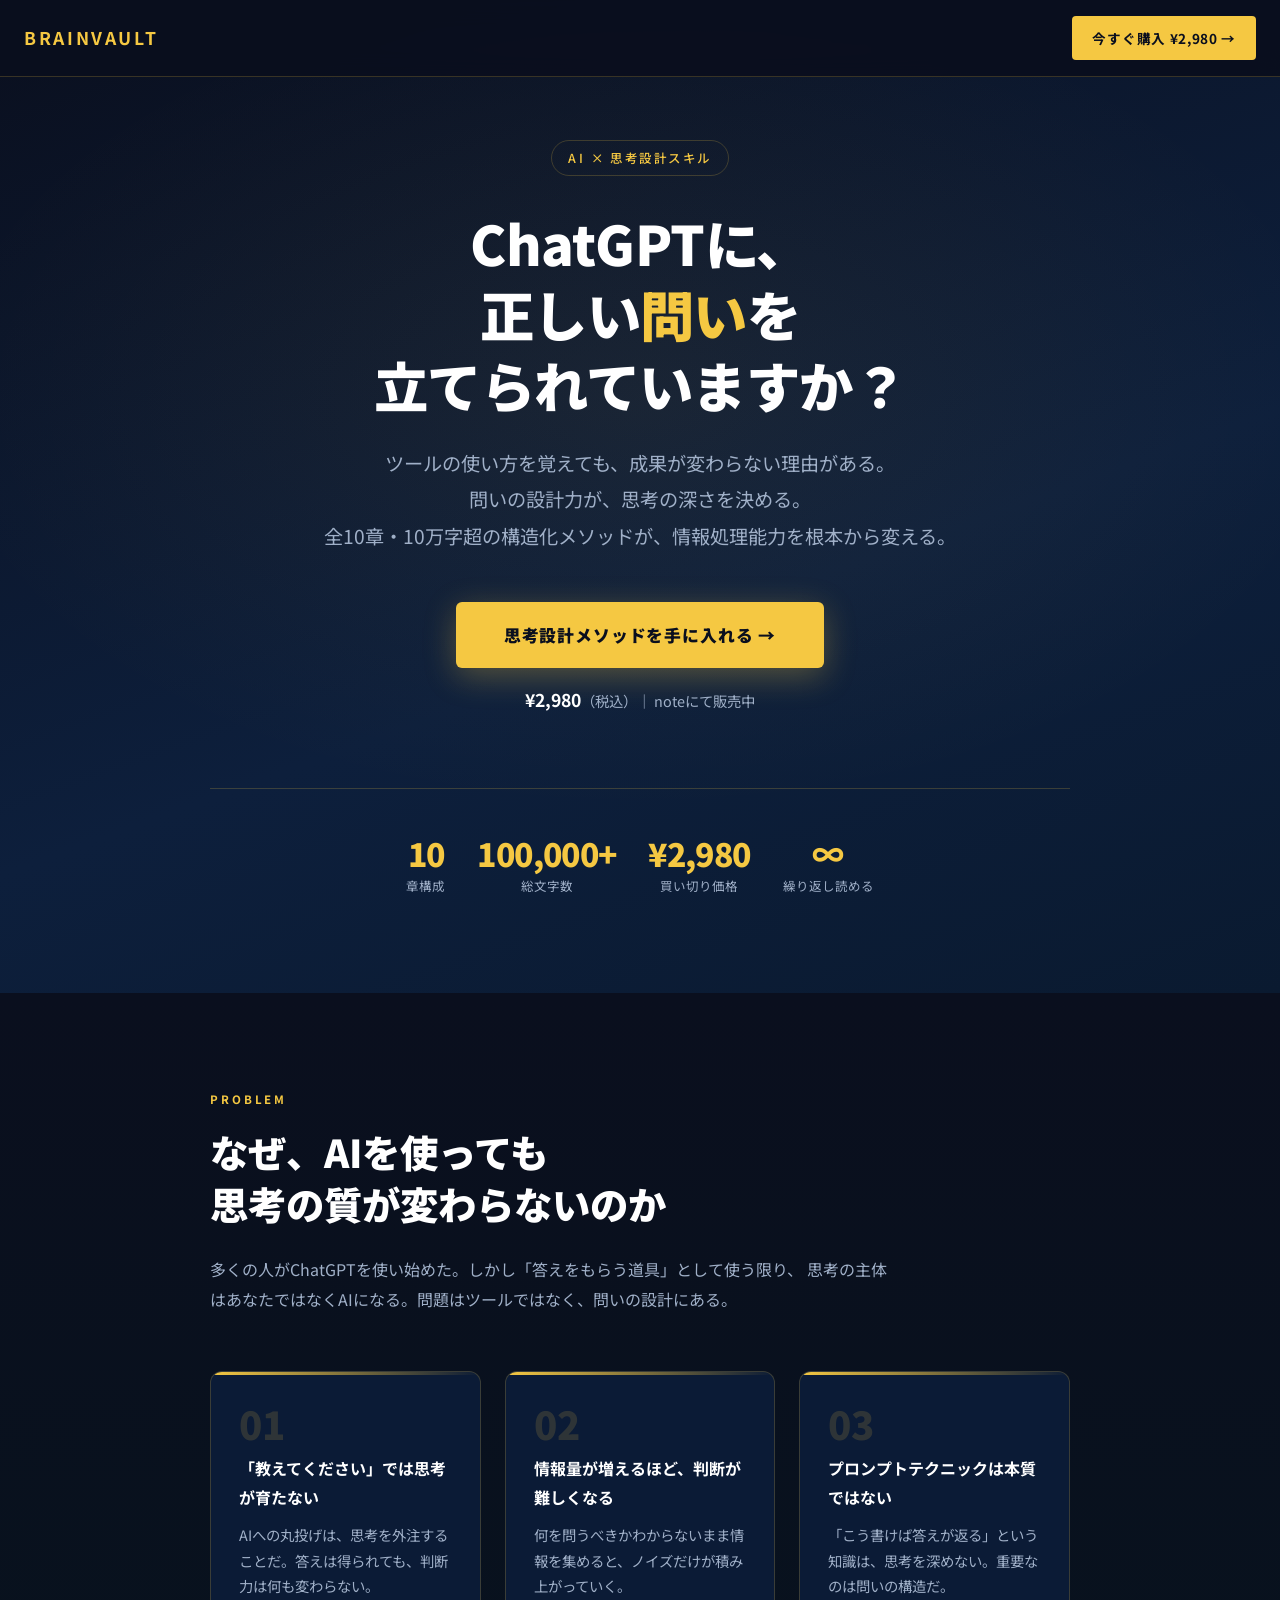
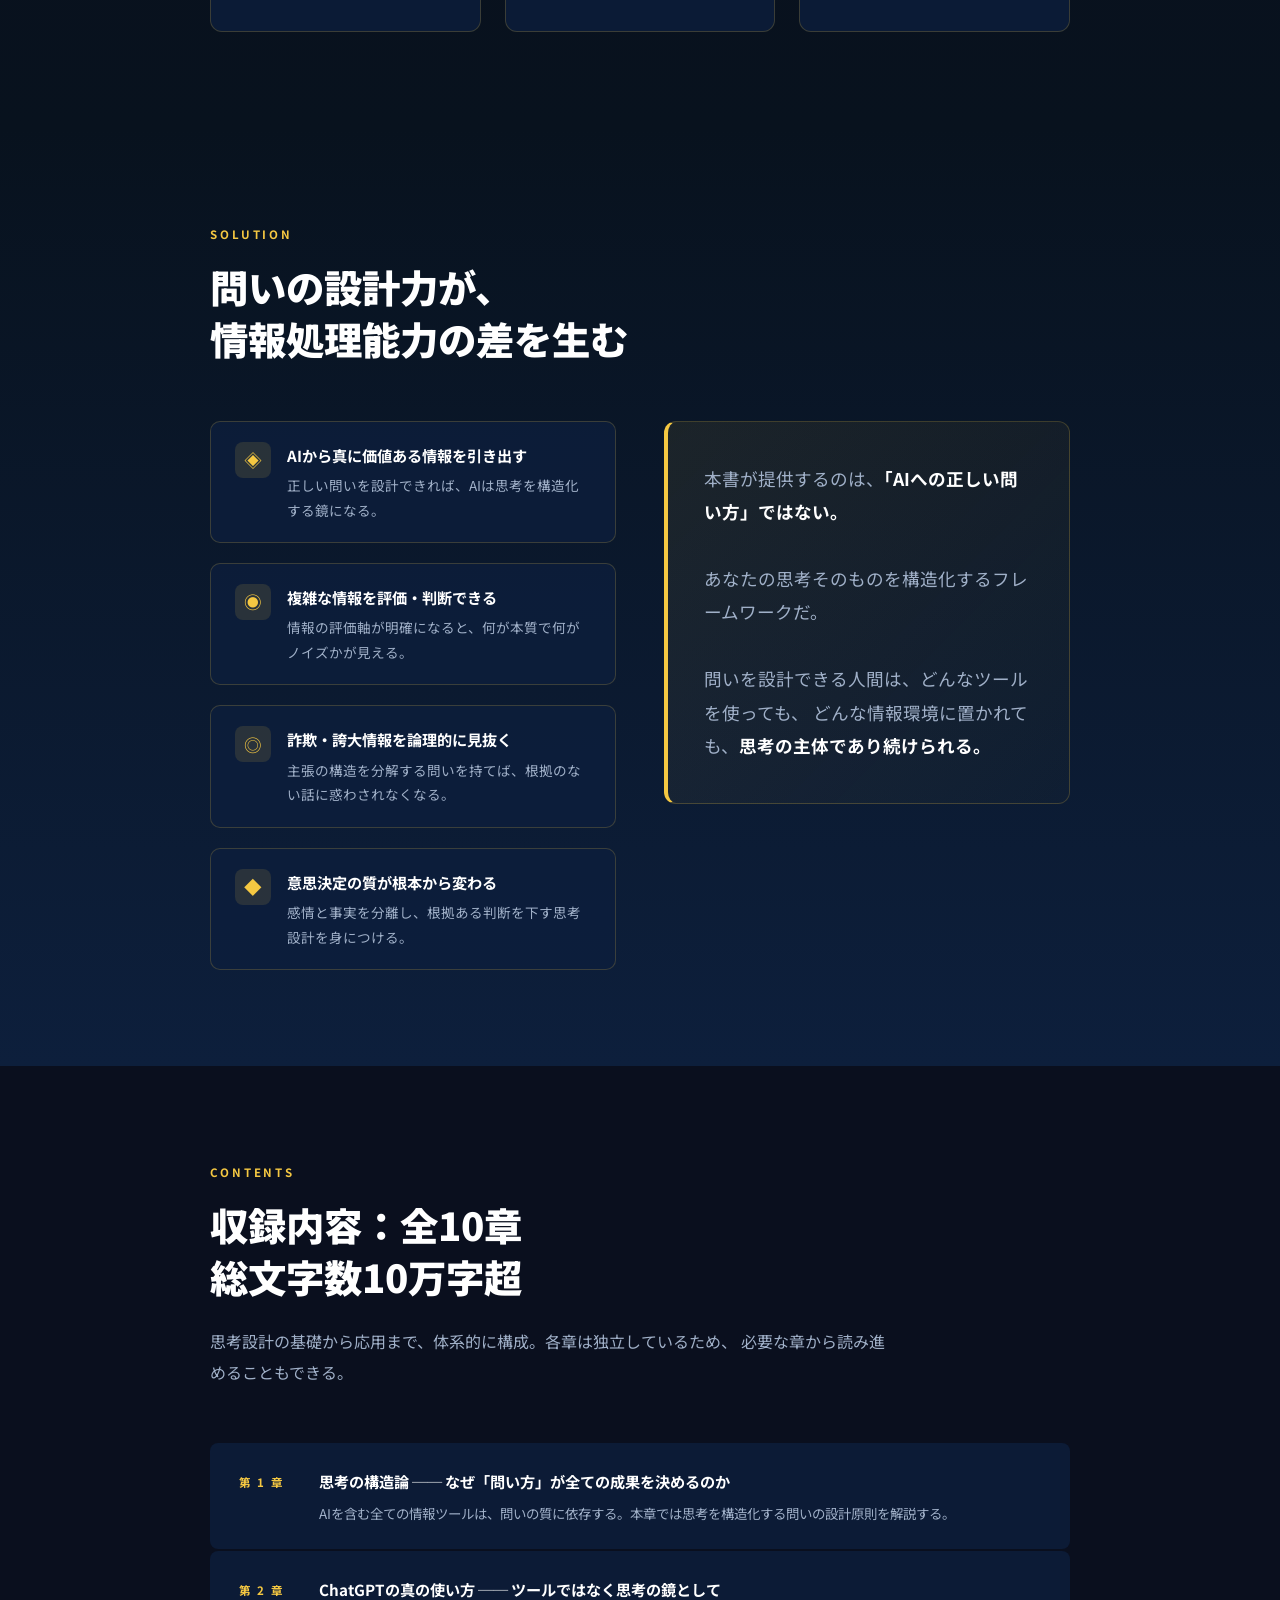
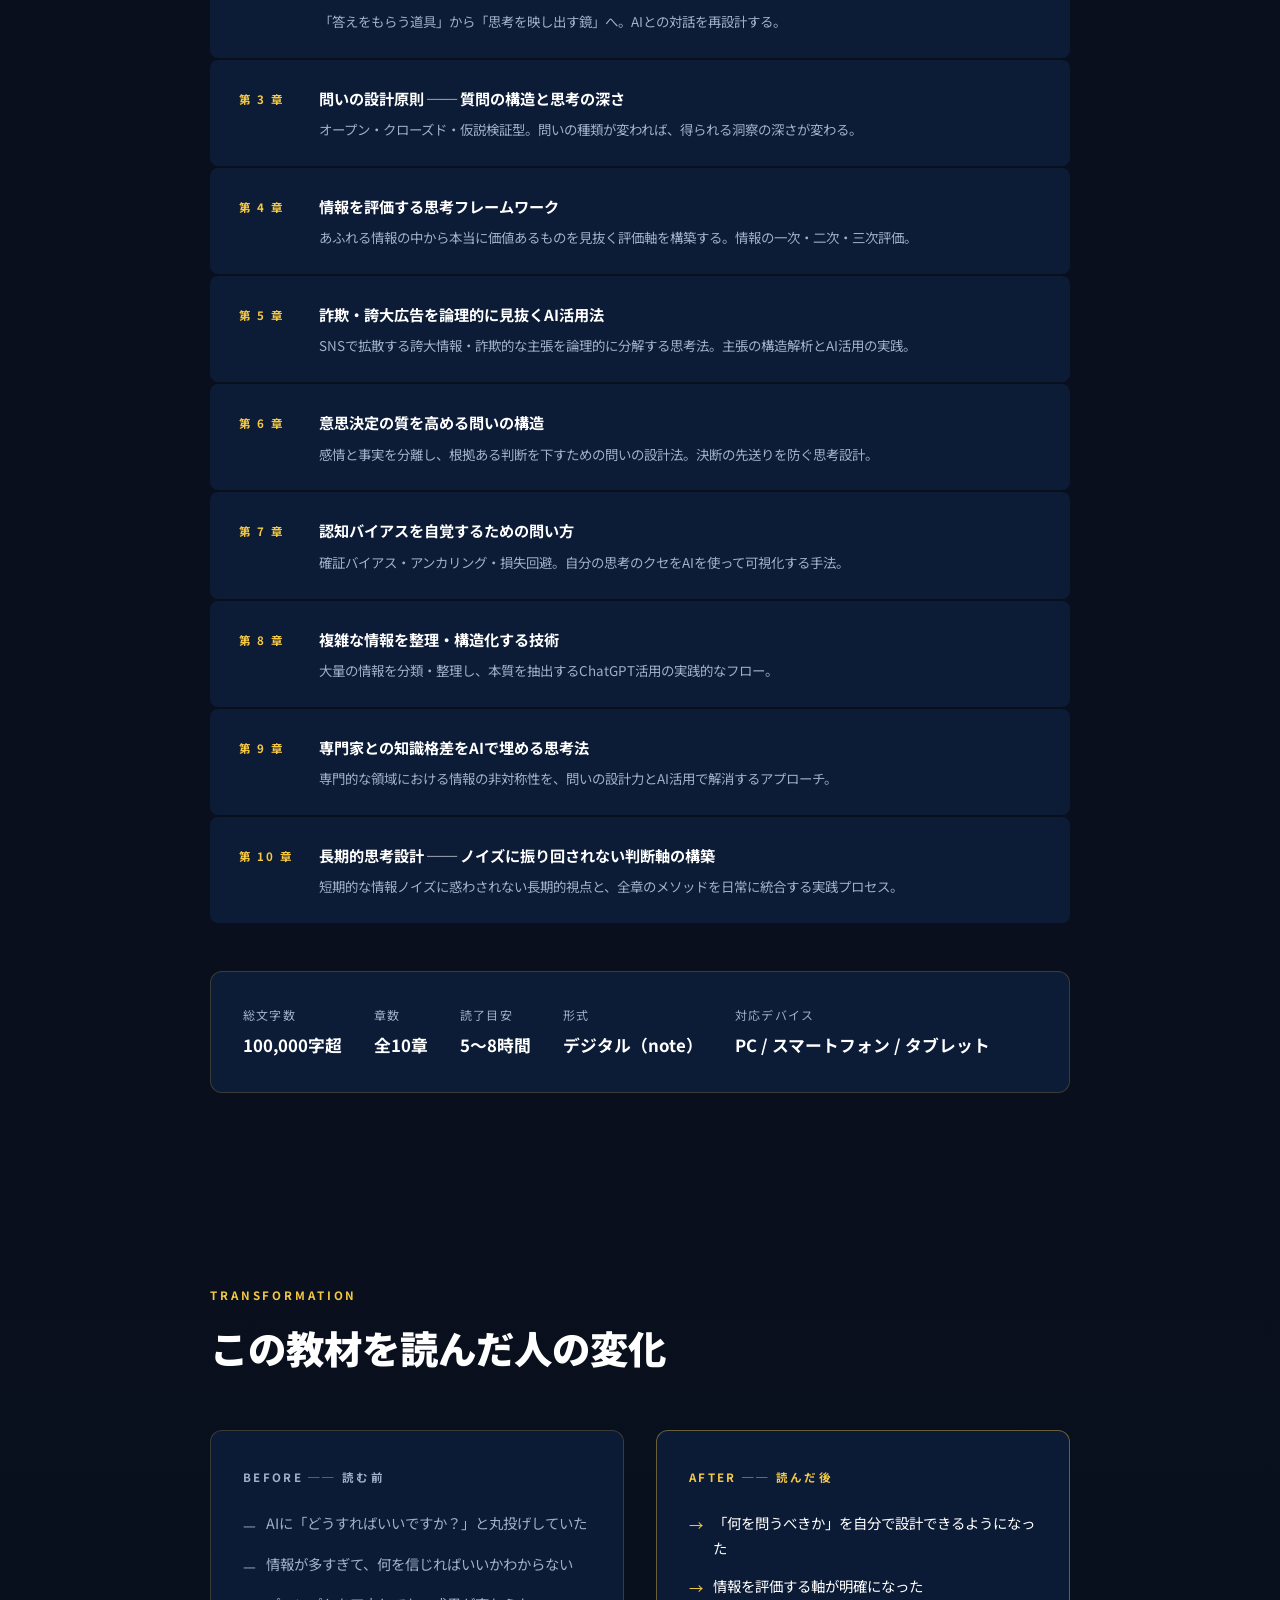
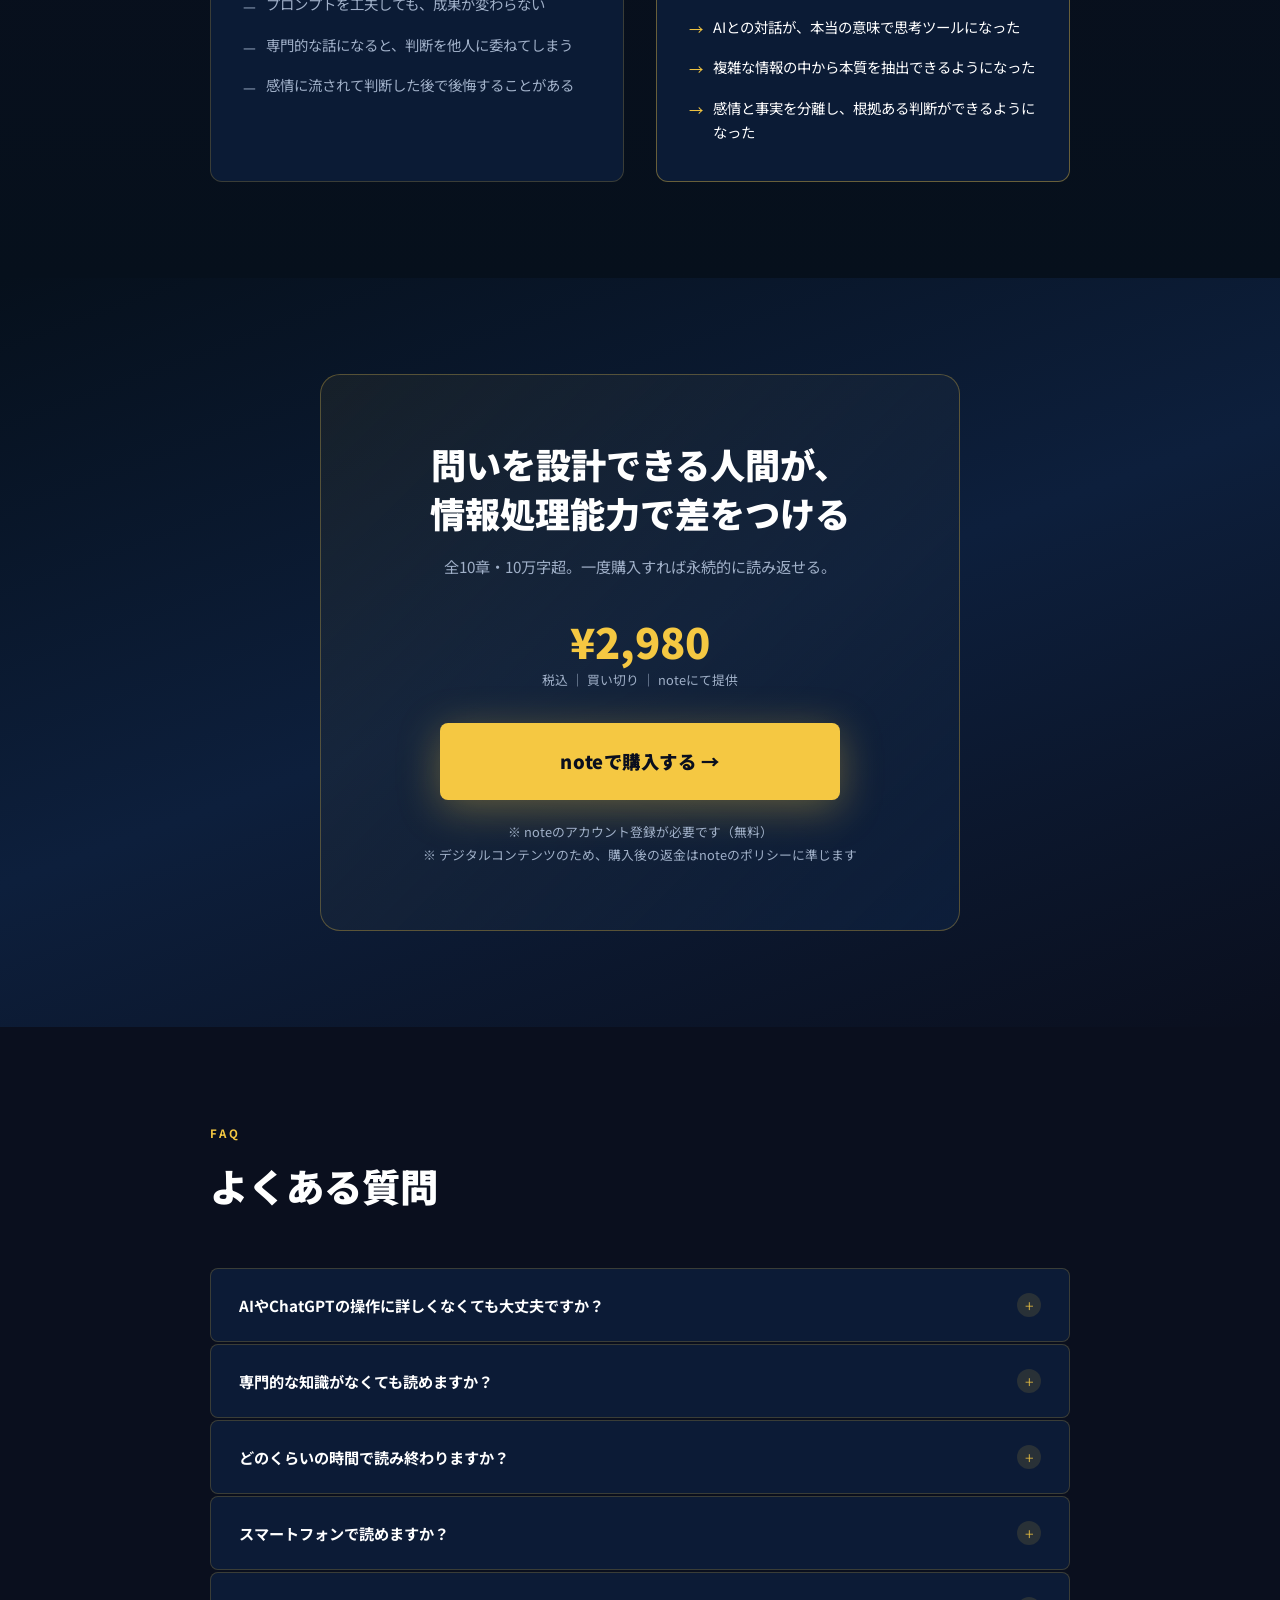
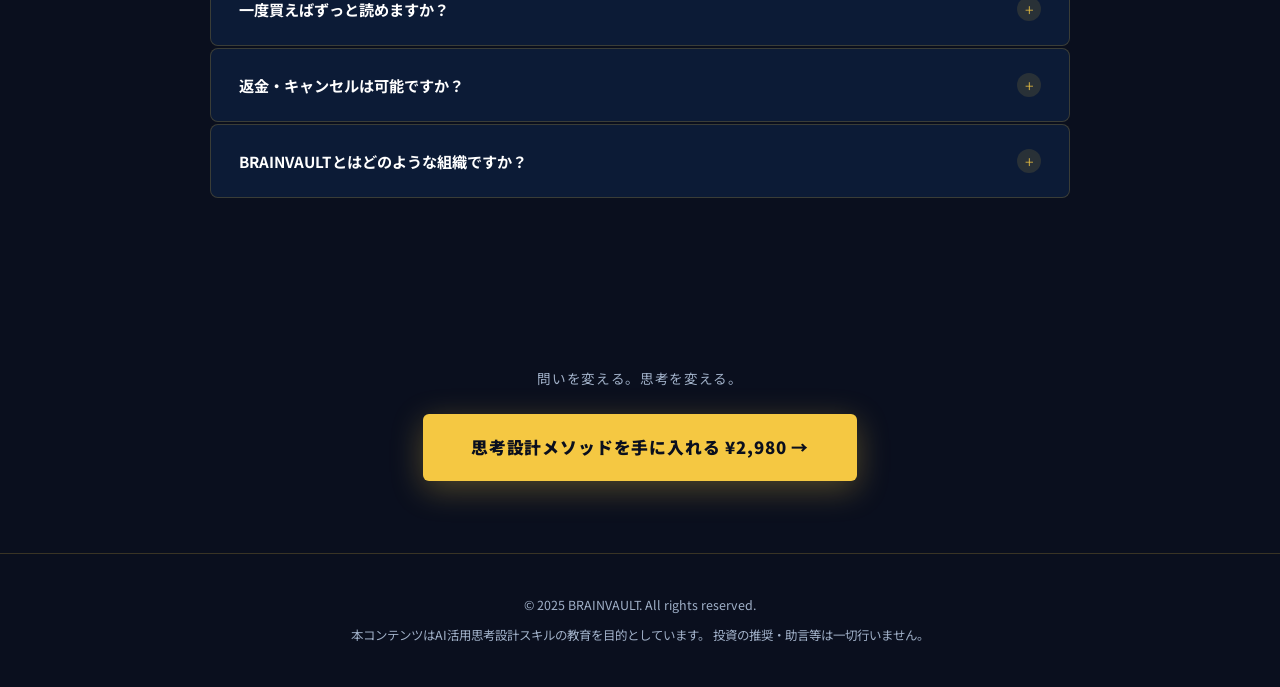
<file: index.html>
<!DOCTYPE html>
<html lang="ja">
<head>
  <meta charset="UTF-8">
  <meta name="viewport" content="width=device-width, initial-scale=1.0">
  <title>ChatGPTで思考設計を変える — 問いの構造化メソッド | BRAINVAULT</title>
  <meta name="description" content="AIに何を聞けばいいかわかっていますか？問いの設計力が情報処理の質を決める。全10章・10万字超の思考設計メソッド。¥2,980">
  <meta property="og:title" content="ChatGPTで思考設計を変える — 問いの構造化メソッド | BRAINVAULT">
  <meta property="og:description" content="問いの設計力が、情報処理能力の差を生む。全10章・10万字超。¥2,980">
  <meta property="og:type" content="website">
  <link rel="preconnect" href="https://fonts.googleapis.com">
  <link rel="preconnect" href="https://fonts.gstatic.com" crossorigin>
  <link href="https://fonts.googleapis.com/css2?family=Noto+Sans+JP:wght@300;400;500;700;900&display=swap" rel="stylesheet">
  <link rel="stylesheet" href="assets/style.css">
</head>
<body>

<div id="progress-bar"></div>

<!-- HEADER -->
<header>
  <a class="logo" href="#">BRAINVAULT</a>
  <a class="header-cta" href="https://note.com/legal_ibis1184/n/n7daed6440207" target="_blank" rel="noopener">今すぐ購入 ¥2,980 →</a>
</header>

<!-- HERO -->
<section id="hero">
  <div class="hero-inner">
    <span class="hero-eyebrow">AI × 思考設計スキル</span>
    <h1 class="hero-title">
      ChatGPTに、<br>
      正しい<span class="accent">問い</span>を<br>
      立てられていますか？
    </h1>
    <p class="hero-sub">
      ツールの使い方を覚えても、成果が変わらない理由がある。<br>
      問いの設計力が、思考の深さを決める。<br>
      全10章・10万字超の構造化メソッドが、情報処理能力を根本から変える。
    </p>
    <div class="hero-cta-wrap">
      <a class="btn-primary" href="https://note.com/legal_ibis1184/n/n7daed6440207" target="_blank" rel="noopener">
        思考設計メソッドを手に入れる →
      </a>
      <p class="hero-price">
        <strong>¥2,980</strong>（税込）｜ noteにて販売中
      </p>
    </div>

    <div class="hero-stats">
      <div class="stat">
        <span class="stat-num">10</span>
        <span class="stat-label">章構成</span>
      </div>
      <div class="stat">
        <span class="stat-num">100,000+</span>
        <span class="stat-label">総文字数</span>
      </div>
      <div class="stat">
        <span class="stat-num">¥2,980</span>
        <span class="stat-label">買い切り価格</span>
      </div>
      <div class="stat">
        <span class="stat-num">∞</span>
        <span class="stat-label">繰り返し読める</span>
      </div>
    </div>
  </div>
</section>

<!-- PROBLEM -->
<section id="problem">
  <div class="section-inner">
    <span class="section-label fade-up">Problem</span>
    <h2 class="section-title fade-up">
      なぜ、AIを使っても<br>
      思考の質が変わらないのか
    </h2>
    <p class="section-body fade-up">
      多くの人がChatGPTを使い始めた。しかし「答えをもらう道具」として使う限り、
      思考の主体はあなたではなくAIになる。問題はツールではなく、問いの設計にある。
    </p>

    <div class="problem-grid">
      <div class="problem-card">
        <span class="problem-num">01</span>
        <h3>「教えてください」では思考が育たない</h3>
        <p>AIへの丸投げは、思考を外注することだ。答えは得られても、判断力は何も変わらない。</p>
      </div>
      <div class="problem-card">
        <span class="problem-num">02</span>
        <h3>情報量が増えるほど、判断が難しくなる</h3>
        <p>何を問うべきかわからないまま情報を集めると、ノイズだけが積み上がっていく。</p>
      </div>
      <div class="problem-card">
        <span class="problem-num">03</span>
        <h3>プロンプトテクニックは本質ではない</h3>
        <p>「こう書けば答えが返る」という知識は、思考を深めない。重要なのは問いの構造だ。</p>
      </div>
    </div>
  </div>
</section>

<!-- SOLUTION -->
<section id="solution">
  <div class="section-inner">
    <span class="section-label fade-up">Solution</span>
    <h2 class="section-title fade-up">
      問いの設計力が、<br>
      情報処理能力の差を生む
    </h2>

    <div class="solution-grid">
      <div class="solution-points">
        <div class="solution-point fade-up">
          <div class="solution-icon">◈</div>
          <div>
            <h4>AIから真に価値ある情報を引き出す</h4>
            <p>正しい問いを設計できれば、AIは思考を構造化する鏡になる。</p>
          </div>
        </div>
        <div class="solution-point fade-up">
          <div class="solution-icon">◉</div>
          <div>
            <h4>複雑な情報を評価・判断できる</h4>
            <p>情報の評価軸が明確になると、何が本質で何がノイズかが見える。</p>
          </div>
        </div>
        <div class="solution-point fade-up">
          <div class="solution-icon">◎</div>
          <div>
            <h4>詐欺・誇大情報を論理的に見抜く</h4>
            <p>主張の構造を分解する問いを持てば、根拠のない話に惑わされなくなる。</p>
          </div>
        </div>
        <div class="solution-point fade-up">
          <div class="solution-icon">◆</div>
          <div>
            <h4>意思決定の質が根本から変わる</h4>
            <p>感情と事実を分離し、根拠ある判断を下す思考設計を身につける。</p>
          </div>
        </div>
      </div>

      <div class="solution-quote fade-up">
        <p>
          本書が提供するのは、<strong>「AIへの正しい問い方」ではない。</strong>
        </p>
        <br>
        <p>
          あなたの思考そのものを構造化するフレームワークだ。
        </p>
        <br>
        <p>
          問いを設計できる人間は、どんなツールを使っても、
          どんな情報環境に置かれても、<strong>思考の主体であり続けられる。</strong>
        </p>
      </div>
    </div>
  </div>
</section>

<!-- CONTENTS -->
<section id="contents">
  <div class="section-inner">
    <span class="section-label fade-up">Contents</span>
    <h2 class="section-title fade-up">
      収録内容：全10章<br>
      総文字数10万字超
    </h2>
    <p class="section-body fade-up">
      思考設計の基礎から応用まで、体系的に構成。各章は独立しているため、
      必要な章から読み進めることもできる。
    </p>

    <div class="chapter-list">
      <div class="chapter">
        <span class="chapter-num">第 1 章</span>
        <div class="chapter-content">
          <h4>思考の構造論 ── なぜ「問い方」が全ての成果を決めるのか</h4>
          <p>AIを含む全ての情報ツールは、問いの質に依存する。本章では思考を構造化する問いの設計原則を解説する。</p>
        </div>
      </div>
      <div class="chapter">
        <span class="chapter-num">第 2 章</span>
        <div class="chapter-content">
          <h4>ChatGPTの真の使い方 ── ツールではなく思考の鏡として</h4>
          <p>「答えをもらう道具」から「思考を映し出す鏡」へ。AIとの対話を再設計する。</p>
        </div>
      </div>
      <div class="chapter">
        <span class="chapter-num">第 3 章</span>
        <div class="chapter-content">
          <h4>問いの設計原則 ── 質問の構造と思考の深さ</h4>
          <p>オープン・クローズド・仮説検証型。問いの種類が変われば、得られる洞察の深さが変わる。</p>
        </div>
      </div>
      <div class="chapter">
        <span class="chapter-num">第 4 章</span>
        <div class="chapter-content">
          <h4>情報を評価する思考フレームワーク</h4>
          <p>あふれる情報の中から本当に価値あるものを見抜く評価軸を構築する。情報の一次・二次・三次評価。</p>
        </div>
      </div>
      <div class="chapter">
        <span class="chapter-num">第 5 章</span>
        <div class="chapter-content">
          <h4>詐欺・誇大広告を論理的に見抜くAI活用法</h4>
          <p>SNSで拡散する誇大情報・詐欺的な主張を論理的に分解する思考法。主張の構造解析とAI活用の実践。</p>
        </div>
      </div>
      <div class="chapter">
        <span class="chapter-num">第 6 章</span>
        <div class="chapter-content">
          <h4>意思決定の質を高める問いの構造</h4>
          <p>感情と事実を分離し、根拠ある判断を下すための問いの設計法。決断の先送りを防ぐ思考設計。</p>
        </div>
      </div>
      <div class="chapter">
        <span class="chapter-num">第 7 章</span>
        <div class="chapter-content">
          <h4>認知バイアスを自覚するための問い方</h4>
          <p>確証バイアス・アンカリング・損失回避。自分の思考のクセをAIを使って可視化する手法。</p>
        </div>
      </div>
      <div class="chapter">
        <span class="chapter-num">第 8 章</span>
        <div class="chapter-content">
          <h4>複雑な情報を整理・構造化する技術</h4>
          <p>大量の情報を分類・整理し、本質を抽出するChatGPT活用の実践的なフロー。</p>
        </div>
      </div>
      <div class="chapter">
        <span class="chapter-num">第 9 章</span>
        <div class="chapter-content">
          <h4>専門家との知識格差をAIで埋める思考法</h4>
          <p>専門的な領域における情報の非対称性を、問いの設計力とAI活用で解消するアプローチ。</p>
        </div>
      </div>
      <div class="chapter">
        <span class="chapter-num">第 10 章</span>
        <div class="chapter-content">
          <h4>長期的思考設計 ── ノイズに振り回されない判断軸の構築</h4>
          <p>短期的な情報ノイズに惑わされない長期的視点と、全章のメソッドを日常に統合する実践プロセス。</p>
        </div>
      </div>
    </div>

    <div class="contents-meta fade-up">
      <div class="meta-item">
        <span>総文字数</span>
        <span>100,000字超</span>
      </div>
      <div class="meta-item">
        <span>章数</span>
        <span>全10章</span>
      </div>
      <div class="meta-item">
        <span>読了目安</span>
        <span>5〜8時間</span>
      </div>
      <div class="meta-item">
        <span>形式</span>
        <span>デジタル（note）</span>
      </div>
      <div class="meta-item">
        <span>対応デバイス</span>
        <span>PC / スマートフォン / タブレット</span>
      </div>
    </div>
  </div>
</section>

<!-- TRANSFORMATION (BEFORE / AFTER) -->
<section id="transformation">
  <div class="section-inner">
    <span class="section-label fade-up">Transformation</span>
    <h2 class="section-title fade-up">
      この教材を読んだ人の変化
    </h2>

    <div class="ba-grid">
      <div class="ba-card before fade-up">
        <span class="ba-label">BEFORE ── 読む前</span>
        <ul class="ba-list">
          <li>AIに「どうすればいいですか？」と丸投げしていた</li>
          <li>情報が多すぎて、何を信じればいいかわからない</li>
          <li>プロンプトを工夫しても、成果が変わらない</li>
          <li>専門的な話になると、判断を他人に委ねてしまう</li>
          <li>感情に流されて判断した後で後悔することがある</li>
        </ul>
      </div>
      <div class="ba-card after fade-up">
        <span class="ba-label">AFTER ── 読んだ後</span>
        <ul class="ba-list">
          <li>「何を問うべきか」を自分で設計できるようになった</li>
          <li>情報を評価する軸が明確になった</li>
          <li>AIとの対話が、本当の意味で思考ツールになった</li>
          <li>複雑な情報の中から本質を抽出できるようになった</li>
          <li>感情と事実を分離し、根拠ある判断ができるようになった</li>
        </ul>
      </div>
    </div>
  </div>
</section>

<!-- CTA -->
<section id="cta">
  <div class="section-inner">
    <div class="cta-box fade-up">
      <h2 class="cta-title">
        問いを設計できる人間が、<br>
        情報処理能力で差をつける
      </h2>
      <p class="cta-sub">
        全10章・10万字超。一度購入すれば永続的に読み返せる。
      </p>
      <div class="cta-price-block">
        <span class="cta-price">¥2,980</span>
        <p class="cta-price-note">税込 ｜ 買い切り ｜ noteにて提供</p>
      </div>
      <a class="btn-primary-lg" href="https://note.com/legal_ibis1184/n/n7daed6440207" target="_blank" rel="noopener">
        noteで購入する →
      </a>
      <p class="cta-note">
        ※ noteのアカウント登録が必要です（無料）<br>
        ※ デジタルコンテンツのため、購入後の返金はnoteのポリシーに準じます
      </p>
    </div>
  </div>
</section>

<!-- FAQ -->
<section id="faq">
  <div class="section-inner">
    <span class="section-label fade-up">FAQ</span>
    <h2 class="section-title fade-up">よくある質問</h2>

    <div class="faq-list">
      <div class="faq-item">
        <button class="faq-q">
          <span>AIやChatGPTの操作に詳しくなくても大丈夫ですか？</span>
          <span class="icon">+</span>
        </button>
        <div class="faq-a">
          大丈夫です。本書はAIの操作マニュアルではなく、「問いの設計力」という思考スキルを解説しています。ChatGPTの基本的な使い方さえわかれば、すぐに内容を実践できます。
        </div>
      </div>
      <div class="faq-item">
        <button class="faq-q">
          <span>専門的な知識がなくても読めますか？</span>
          <span class="icon">+</span>
        </button>
        <div class="faq-a">
          はい。本書はAIを使った批判的思考と問いの設計を解説する教育コンテンツです。特定の専門知識は前提としておらず、論理的に考えることに興味があるビジネスパーソンに向けて書かれています。
        </div>
      </div>
      <div class="faq-item">
        <button class="faq-q">
          <span>どのくらいの時間で読み終わりますか？</span>
          <span class="icon">+</span>
        </button>
        <div class="faq-a">
          総文字数10万字超のため、通読で5〜8時間程度を目安としてください。各章が独立した構成のため、関心のある章から読み始めることもできます。
        </div>
      </div>
      <div class="faq-item">
        <button class="faq-q">
          <span>スマートフォンで読めますか？</span>
          <span class="icon">+</span>
        </button>
        <div class="faq-a">
          はい。noteプラットフォーム上で提供されるため、スマートフォン・PC・タブレットいずれでもお読みいただけます。noteアプリをインストールすると、オフラインでも読めます。
        </div>
      </div>
      <div class="faq-item">
        <button class="faq-q">
          <span>一度買えばずっと読めますか？</span>
          <span class="icon">+</span>
        </button>
        <div class="faq-a">
          はい。買い切り型のデジタルコンテンツです。購入後はnoteのアカウントが存在する限り、いつでも何度でも読み返すことができます。
        </div>
      </div>
      <div class="faq-item">
        <button class="faq-q">
          <span>返金・キャンセルは可能ですか？</span>
          <span class="icon">+</span>
        </button>
        <div class="faq-a">
          デジタルコンテンツの性質上、購入後の返金はnoteのポリシーに準じます。ご購入前に無料サンプル（序章・第1章冒頭）をご確認ください。
        </div>
      </div>
      <div class="faq-item">
        <button class="faq-q">
          <span>BRAINVAULTとはどのような組織ですか？</span>
          <span class="icon">+</span>
        </button>
        <div class="faq-a">
          BRAINVAULTは思考設計スキルの教育・研究を行う独立組織です。AIツールを使った批判的思考・情報処理能力の向上をテーマに、教育コンテンツを提供しています。
        </div>
      </div>
    </div>
  </div>
</section>

<!-- FOOTER CTA -->
<section id="cta-bottom" style="padding: 72px 24px; background: var(--bg-base); text-align: center;">
  <div style="max-width: 560px; margin: 0 auto;">
    <p style="font-size: 0.85rem; color: var(--text-sub); margin-bottom: 24px; letter-spacing: 0.05em;">
      問いを変える。思考を変える。
    </p>
    <a class="btn-primary" href="https://note.com/legal_ibis1184/n/n7daed6440207" target="_blank" rel="noopener">
      思考設計メソッドを手に入れる ¥2,980 →
    </a>
  </div>
</section>

<footer>
  <p>© 2025 BRAINVAULT. All rights reserved.</p>
  <p style="margin-top: 8px;">
    本コンテンツはAI活用思考設計スキルの教育を目的としています。
    投資の推奨・助言等は一切行いません。
  </p>
</footer>

<script src="assets/script.js"></script>
</body>
</html>
</file>
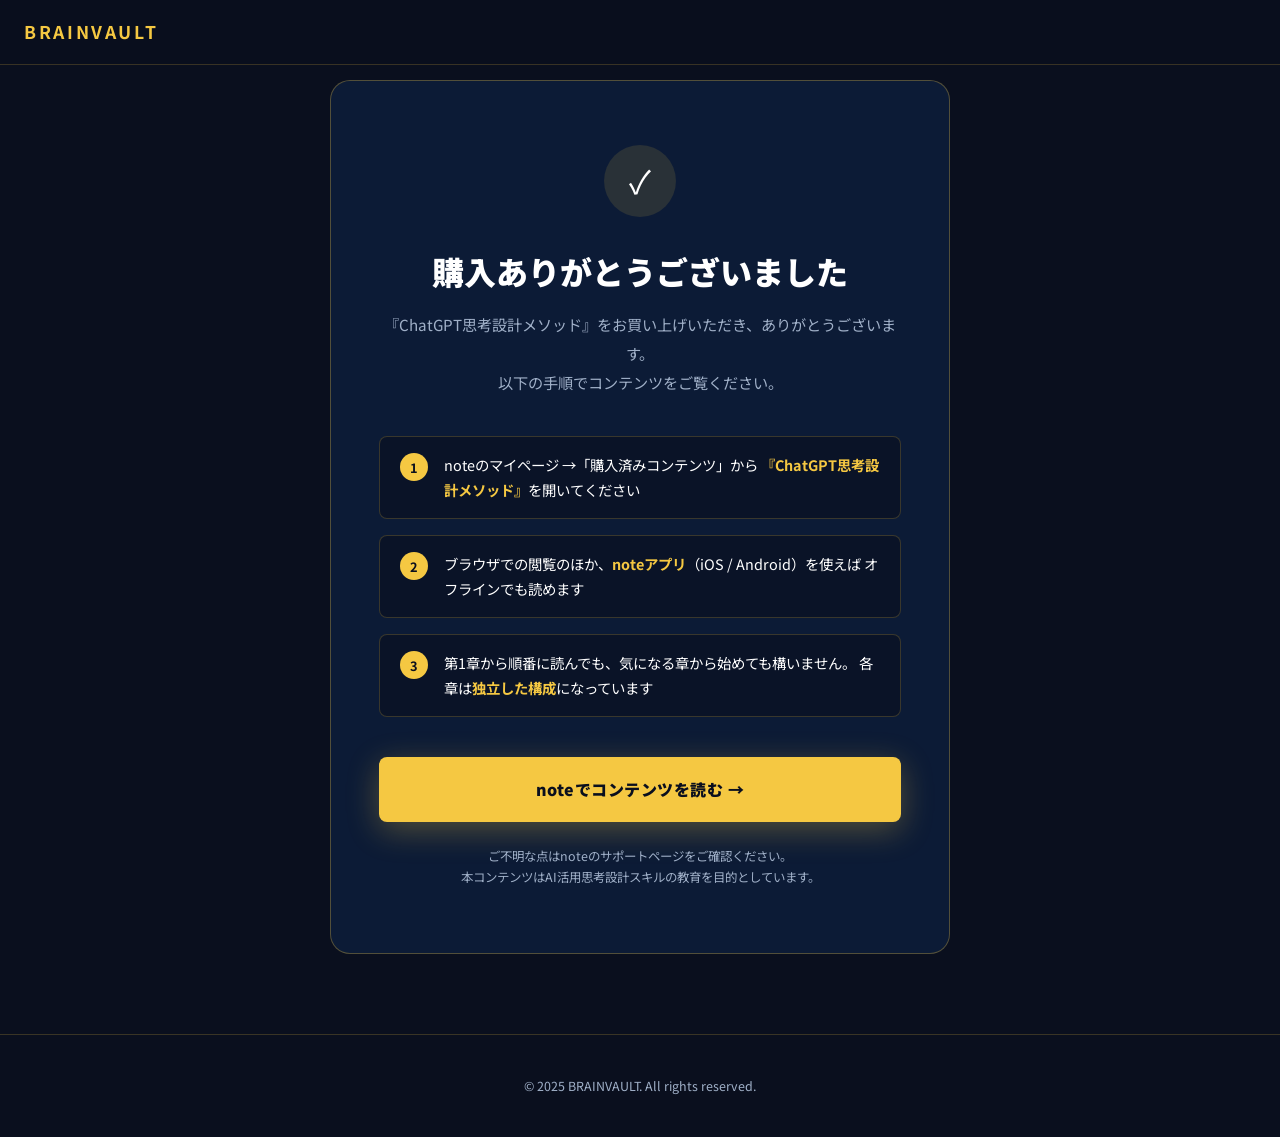
<file: thanks.html>
<!DOCTYPE html>
<html lang="ja">
<head>
  <meta charset="UTF-8">
  <meta name="viewport" content="width=device-width, initial-scale=1.0">
  <title>購入ありがとうございました | BRAINVAULT</title>
  <link rel="preconnect" href="https://fonts.googleapis.com">
  <link rel="preconnect" href="https://fonts.gstatic.com" crossorigin>
  <link href="https://fonts.googleapis.com/css2?family=Noto+Sans+JP:wght@300;400;500;700;900&display=swap" rel="stylesheet">
  <link rel="stylesheet" href="assets/style.css">
  <style>
    body { display: flex; flex-direction: column; min-height: 100vh; }
    .thanks-wrap {
      flex: 1; display: flex; align-items: center; justify-content: center;
      padding: 80px 24px;
    }
    .thanks-box {
      max-width: 620px; width: 100%;
      background: rgba(13, 31, 60, 0.8);
      border: 1px solid rgba(245, 200, 66, 0.3);
      border-radius: 20px; padding: 64px 48px;
      text-align: center;
    }
    .thanks-icon {
      width: 72px; height: 72px; margin: 0 auto 32px;
      background: rgba(245, 200, 66, 0.12);
      border-radius: 50%; display: flex; align-items: center; justify-content: center;
      font-size: 2rem;
    }
    .thanks-title {
      font-size: clamp(1.5rem, 4vw, 2rem);
      font-weight: 900; margin-bottom: 16px;
      line-height: 1.4;
    }
    .thanks-sub {
      font-size: 0.95rem; color: var(--text-sub);
      line-height: 1.9; margin-bottom: 40px;
    }
    .thanks-steps {
      text-align: left; margin: 40px 0;
      display: flex; flex-direction: column; gap: 16px;
    }
    .step {
      display: flex; gap: 16px; align-items: flex-start;
      padding: 16px 20px;
      background: rgba(10, 15, 30, 0.6);
      border: 1px solid var(--border); border-radius: 8px;
    }
    .step-num {
      width: 28px; height: 28px; flex-shrink: 0;
      background: var(--accent); color: var(--text-dark);
      border-radius: 50%; display: flex; align-items: center; justify-content: center;
      font-size: 0.8rem; font-weight: 700;
    }
    .step-text { font-size: 0.9rem; line-height: 1.7; }
    .step-text strong { color: var(--accent); }
    .btn-note {
      display: inline-block;
      background: var(--accent); color: var(--text-dark);
      font-weight: 900; font-size: 1rem; letter-spacing: 0.03em;
      padding: 18px 48px; border-radius: 8px;
      text-decoration: none; width: 100%;
      transition: background 0.2s, transform 0.15s;
      box-shadow: 0 8px 32px rgba(245, 200, 66, 0.3);
    }
    .btn-note:hover { background: var(--accent-dark); transform: translateY(-2px); }
    .disclaimer {
      font-size: 0.78rem; color: var(--text-sub);
      margin-top: 24px; line-height: 1.7;
    }
    @media (max-width: 560px) {
      .thanks-box { padding: 40px 24px; }
    }
  </style>
</head>
<body>

<header>
  <a class="logo" href="#">BRAINVAULT</a>
</header>

<div class="thanks-wrap">
  <div class="thanks-box">
    <div class="thanks-icon">✓</div>
    <h1 class="thanks-title">
      購入ありがとうございました
    </h1>
    <p class="thanks-sub">
      『ChatGPT思考設計メソッド』をお買い上げいただき、ありがとうございます。<br>
      以下の手順でコンテンツをご覧ください。
    </p>

    <div class="thanks-steps">
      <div class="step">
        <div class="step-num">1</div>
        <div class="step-text">
          noteのマイページ →「購入済みコンテンツ」から
          <strong>『ChatGPT思考設計メソッド』</strong>を開いてください
        </div>
      </div>
      <div class="step">
        <div class="step-num">2</div>
        <div class="step-text">
          ブラウザでの閲覧のほか、<strong>noteアプリ</strong>（iOS / Android）を使えば
          オフラインでも読めます
        </div>
      </div>
      <div class="step">
        <div class="step-num">3</div>
        <div class="step-text">
          第1章から順番に読んでも、気になる章から始めても構いません。
          各章は<strong>独立した構成</strong>になっています
        </div>
      </div>
    </div>

    <a class="btn-note" href="https://note.com/legal_ibis1184/n/n7daed6440207" target="_blank" rel="noopener">
      noteでコンテンツを読む →
    </a>

    <p class="disclaimer">
      ご不明な点はnoteのサポートページをご確認ください。<br>
      本コンテンツはAI活用思考設計スキルの教育を目的としています。
    </p>
  </div>
</div>

<footer>
  <p>© 2025 BRAINVAULT. All rights reserved.</p>
</footer>

</body>
</html>
</file>
<file: assets/style.css>
:root {
  --bg-base: #0a0f1e;
  --bg-mid: #0d1f3c;
  --accent: #F5C842;
  --accent-dark: #c9a020;
  --text: #ffffff;
  --text-sub: #a0b0c8;
  --text-dark: #0a0f1e;
  --border: rgba(245, 200, 66, 0.2);
  --card-bg: rgba(13, 31, 60, 0.8);
  --section-pad: 96px 24px;
}

*, *::before, *::after { box-sizing: border-box; margin: 0; padding: 0; }

html { scroll-behavior: smooth; font-size: 16px; }

body {
  font-family: 'Noto Sans JP', 'Hiragino Sans', 'Hiragino Kaku Gothic ProN', sans-serif;
  background: var(--bg-base);
  color: var(--text);
  line-height: 1.8;
  overflow-x: hidden;
}

/* ─── HEADER ─── */
header {
  position: fixed; top: 0; left: 0; right: 0; z-index: 100;
  padding: 16px 24px;
  display: flex; align-items: center; justify-content: space-between;
  background: rgba(10, 15, 30, 0.92);
  backdrop-filter: blur(12px);
  border-bottom: 1px solid var(--border);
}

.logo {
  font-size: 1.1rem; font-weight: 700; letter-spacing: 0.15em;
  color: var(--accent);
  text-decoration: none;
}

.header-cta {
  display: inline-block;
  background: var(--accent); color: var(--text-dark);
  font-weight: 700; font-size: 0.85rem;
  padding: 10px 20px; border-radius: 4px;
  text-decoration: none; letter-spacing: 0.05em;
  transition: background 0.2s, transform 0.1s;
  white-space: nowrap;
}
.header-cta:hover { background: var(--accent-dark); transform: translateY(-1px); }

/* ─── PROGRESS BAR ─── */
#progress-bar {
  position: fixed; top: 0; left: 0; height: 3px;
  background: var(--accent); width: 0%; z-index: 200;
  transition: width 0.1s linear;
}

/* ─── HERO ─── */
#hero {
  min-height: 100vh;
  padding: 140px 24px 96px;
  display: flex; align-items: center; justify-content: center;
  background: linear-gradient(160deg, var(--bg-base) 0%, var(--bg-mid) 60%, #0a1a30 100%);
  position: relative; overflow: hidden;
}

#hero::before {
  content: '';
  position: absolute; inset: 0;
  background: radial-gradient(ellipse 80% 60% at 50% 40%, rgba(245, 200, 66, 0.06) 0%, transparent 70%);
  pointer-events: none;
}

.hero-inner {
  max-width: 860px; width: 100%; text-align: center; position: relative;
}

.hero-eyebrow {
  display: inline-block;
  font-size: 0.78rem; font-weight: 500; letter-spacing: 0.2em;
  color: var(--accent); text-transform: uppercase;
  border: 1px solid var(--border);
  padding: 6px 16px; border-radius: 40px; margin-bottom: 32px;
}

.hero-title {
  font-size: clamp(2rem, 5.5vw, 3.4rem);
  font-weight: 900; line-height: 1.3;
  letter-spacing: -0.01em;
  margin-bottom: 24px;
}

.hero-title .accent { color: var(--accent); }

.hero-sub {
  font-size: clamp(1rem, 2.5vw, 1.2rem);
  color: var(--text-sub); line-height: 1.9;
  max-width: 640px; margin: 0 auto 48px;
}

.hero-cta-wrap { display: flex; flex-direction: column; align-items: center; gap: 16px; }

.btn-primary {
  display: inline-block;
  background: var(--accent); color: var(--text-dark);
  font-weight: 900; font-size: 1.05rem; letter-spacing: 0.05em;
  padding: 18px 48px; border-radius: 6px;
  text-decoration: none;
  transition: background 0.2s, transform 0.15s, box-shadow 0.2s;
  box-shadow: 0 8px 32px rgba(245, 200, 66, 0.3);
}
.btn-primary:hover {
  background: var(--accent-dark);
  transform: translateY(-2px);
  box-shadow: 0 12px 40px rgba(245, 200, 66, 0.45);
}

.hero-price {
  font-size: 0.9rem; color: var(--text-sub);
}
.hero-price strong { color: var(--text); font-size: 1.1rem; }

.hero-stats {
  display: flex; justify-content: center; gap: 48px;
  margin-top: 72px; padding-top: 48px;
  border-top: 1px solid var(--border);
  flex-wrap: wrap; gap: 32px;
}

.stat { text-align: center; }
.stat-num {
  display: block; font-size: 2rem; font-weight: 900; color: var(--accent);
  letter-spacing: -0.02em; line-height: 1;
}
.stat-label {
  display: block; font-size: 0.78rem; color: var(--text-sub);
  margin-top: 6px; letter-spacing: 0.08em;
}

/* ─── SECTIONS COMMON ─── */
section { padding: var(--section-pad); }
.section-inner { max-width: 860px; margin: 0 auto; }

.section-label {
  font-size: 0.72rem; font-weight: 700; letter-spacing: 0.25em;
  color: var(--accent); text-transform: uppercase; margin-bottom: 16px;
  display: block;
}

.section-title {
  font-size: clamp(1.6rem, 4vw, 2.4rem);
  font-weight: 900; line-height: 1.35; margin-bottom: 24px;
}

.section-body {
  font-size: 1rem; color: var(--text-sub); line-height: 1.9;
  max-width: 680px;
}

/* ─── PROBLEM ─── */
#problem {
  background: linear-gradient(180deg, var(--bg-base) 0%, #08121e 100%);
}

.problem-grid {
  display: grid; grid-template-columns: repeat(auto-fit, minmax(260px, 1fr));
  gap: 24px; margin-top: 56px;
}

.problem-card {
  background: var(--card-bg);
  border: 1px solid var(--border);
  border-radius: 12px; padding: 32px 28px;
  position: relative; overflow: hidden;
}

.problem-card::before {
  content: '';
  position: absolute; top: 0; left: 0; right: 0; height: 3px;
  background: linear-gradient(90deg, var(--accent), transparent);
}

.problem-num {
  font-size: 2.4rem; font-weight: 900; color: rgba(245, 200, 66, 0.15);
  line-height: 1; margin-bottom: 12px; display: block;
}

.problem-card h3 {
  font-size: 1rem; font-weight: 700; margin-bottom: 10px;
}
.problem-card p { font-size: 0.9rem; color: var(--text-sub); }

/* ─── SOLUTION ─── */
#solution {
  background: linear-gradient(180deg, #08121e 0%, var(--bg-mid) 100%);
}

.solution-grid {
  display: grid; grid-template-columns: 1fr 1fr;
  gap: 48px; margin-top: 56px; align-items: start;
}

.solution-points { display: flex; flex-direction: column; gap: 20px; }

.solution-point {
  display: flex; gap: 16px; align-items: flex-start;
  padding: 20px 24px;
  background: var(--card-bg); border: 1px solid var(--border); border-radius: 10px;
}

.solution-icon {
  width: 36px; height: 36px; flex-shrink: 0;
  background: rgba(245, 200, 66, 0.12);
  border-radius: 8px; display: flex; align-items: center; justify-content: center;
  color: var(--accent); font-size: 1.1rem;
}

.solution-point h4 { font-size: 0.95rem; font-weight: 700; margin-bottom: 4px; }
.solution-point p { font-size: 0.85rem; color: var(--text-sub); }

.solution-quote {
  background: linear-gradient(135deg, rgba(245, 200, 66, 0.08), rgba(245, 200, 66, 0.02));
  border: 1px solid var(--border); border-left: 4px solid var(--accent);
  border-radius: 12px; padding: 40px 36px;
  font-size: 1.1rem; line-height: 1.9; color: var(--text-sub);
  position: sticky; top: 100px;
}

.solution-quote strong { color: var(--text); }

@media (max-width: 700px) {
  .solution-grid { grid-template-columns: 1fr; }
  .solution-quote { position: static; }
}

/* ─── CONTENTS ─── */
#contents {
  background: var(--bg-base);
}

.chapter-list {
  display: flex; flex-direction: column; gap: 2px;
  margin-top: 56px;
}

.chapter {
  display: flex; gap: 20px; align-items: flex-start;
  padding: 24px 28px;
  background: var(--card-bg); border: 1px solid transparent;
  border-radius: 8px;
  transition: border-color 0.2s, background 0.2s;
  cursor: default;
}

.chapter:hover {
  border-color: var(--border);
  background: rgba(13, 31, 60, 0.95);
}

.chapter-num {
  font-size: 0.72rem; font-weight: 700; letter-spacing: 0.15em;
  color: var(--accent); white-space: nowrap; margin-top: 4px;
  min-width: 60px;
}

.chapter-content h4 { font-size: 0.95rem; font-weight: 700; margin-bottom: 6px; }
.chapter-content p { font-size: 0.84rem; color: var(--text-sub); line-height: 1.7; }

.contents-meta {
  display: flex; gap: 32px; margin-top: 48px;
  padding: 32px; background: var(--card-bg);
  border: 1px solid var(--border); border-radius: 12px;
  flex-wrap: wrap;
}

.meta-item { display: flex; flex-direction: column; gap: 4px; }
.meta-item span:first-child {
  font-size: 0.75rem; color: var(--text-sub); letter-spacing: 0.1em;
}
.meta-item span:last-child { font-size: 1.05rem; font-weight: 700; }

/* ─── BEFORE/AFTER ─── */
#transformation {
  background: linear-gradient(180deg, var(--bg-base) 0%, #06101c 100%);
}

.ba-grid {
  display: grid; grid-template-columns: 1fr 1fr;
  gap: 32px; margin-top: 56px;
}

.ba-card {
  background: var(--card-bg); border: 1px solid var(--border);
  border-radius: 12px; padding: 36px 32px;
}

.ba-card.after { border-color: rgba(245, 200, 66, 0.4); }

.ba-label {
  font-size: 0.72rem; font-weight: 700; letter-spacing: 0.2em;
  margin-bottom: 24px; display: block;
}

.ba-card.before .ba-label { color: var(--text-sub); }
.ba-card.after .ba-label { color: var(--accent); }

.ba-list { list-style: none; display: flex; flex-direction: column; gap: 14px; }
.ba-list li {
  font-size: 0.9rem; line-height: 1.7;
  display: flex; gap: 10px; align-items: flex-start;
}
.ba-list li::before {
  content: '—'; flex-shrink: 0; margin-top: 2px;
}
.ba-card.before .ba-list li { color: var(--text-sub); }
.ba-card.after .ba-list li { color: var(--text); }
.ba-card.after .ba-list li::before { content: '→'; color: var(--accent); }

@media (max-width: 600px) {
  .ba-grid { grid-template-columns: 1fr; }
}

/* ─── CTA SECTION ─── */
#cta {
  background: linear-gradient(160deg, #06101c 0%, var(--bg-mid) 50%, #0a0f1e 100%);
  text-align: center;
}

.cta-box {
  max-width: 640px; margin: 0 auto;
  background: linear-gradient(135deg, rgba(245, 200, 66, 0.06), rgba(13, 31, 60, 0.9));
  border: 1px solid rgba(245, 200, 66, 0.3);
  border-radius: 20px; padding: 64px 48px;
}

.cta-title {
  font-size: clamp(1.5rem, 4vw, 2.2rem);
  font-weight: 900; line-height: 1.4; margin-bottom: 16px;
}

.cta-sub { font-size: 0.95rem; color: var(--text-sub); margin-bottom: 40px; }

.cta-price-block { margin-bottom: 32px; }
.cta-price {
  font-size: 2.6rem; font-weight: 900; color: var(--accent);
  line-height: 1; display: block;
}
.cta-price-note { font-size: 0.8rem; color: var(--text-sub); margin-top: 6px; }

.btn-primary-lg {
  display: inline-block;
  background: var(--accent); color: var(--text-dark);
  font-weight: 900; font-size: 1.15rem; letter-spacing: 0.03em;
  padding: 22px 56px; border-radius: 8px;
  text-decoration: none; width: 100%; max-width: 400px;
  transition: background 0.2s, transform 0.15s, box-shadow 0.2s;
  box-shadow: 0 8px 40px rgba(245, 200, 66, 0.35);
}
.btn-primary-lg:hover {
  background: var(--accent-dark);
  transform: translateY(-2px);
  box-shadow: 0 14px 48px rgba(245, 200, 66, 0.5);
}

.cta-note { font-size: 0.8rem; color: var(--text-sub); margin-top: 20px; }

@media (max-width: 560px) {
  .cta-box { padding: 40px 24px; }
}

/* ─── FAQ ─── */
#faq {
  background: var(--bg-base);
}

.faq-list { margin-top: 56px; display: flex; flex-direction: column; gap: 2px; }

.faq-item {
  border: 1px solid var(--border); border-radius: 8px; overflow: hidden;
  background: var(--card-bg);
}

.faq-q {
  width: 100%; background: none; border: none; color: var(--text);
  font-family: inherit; font-size: 0.95rem; font-weight: 700;
  text-align: left; padding: 24px 28px;
  display: flex; justify-content: space-between; align-items: center;
  cursor: pointer; gap: 16px;
}

.faq-q .icon {
  flex-shrink: 0; width: 24px; height: 24px;
  background: rgba(245, 200, 66, 0.12); border-radius: 50%;
  display: flex; align-items: center; justify-content: center;
  color: var(--accent); font-size: 1rem; font-weight: 300;
  transition: transform 0.3s;
}

.faq-item.open .faq-q .icon { transform: rotate(45deg); }

.faq-a {
  max-height: 0; overflow: hidden;
  transition: max-height 0.4s ease, padding 0.3s;
  padding: 0 28px;
  font-size: 0.9rem; color: var(--text-sub); line-height: 1.85;
}

.faq-item.open .faq-a {
  max-height: 400px;
  padding: 0 28px 24px;
}

/* ─── FOOTER ─── */
footer {
  padding: 40px 24px;
  text-align: center;
  border-top: 1px solid var(--border);
  font-size: 0.78rem; color: var(--text-sub);
}

footer a { color: var(--text-sub); text-decoration: underline; }

/* ─── ANIMATIONS ─── */
.fade-up {
  opacity: 0; transform: translateY(32px);
  transition: opacity 0.7s ease, transform 0.7s ease;
}
.fade-up.visible { opacity: 1; transform: translateY(0); }

/* ─── RESPONSIVE ─── */
@media (max-width: 768px) {
  :root { --section-pad: 72px 20px; }
  .hero-stats { gap: 24px; }
  .stat-num { font-size: 1.6rem; }
  .chapter { flex-direction: column; gap: 8px; }
  .chapter-num { margin-top: 0; }
  .contents-meta { gap: 20px; }
  header { padding: 14px 20px; }
}
</file>
